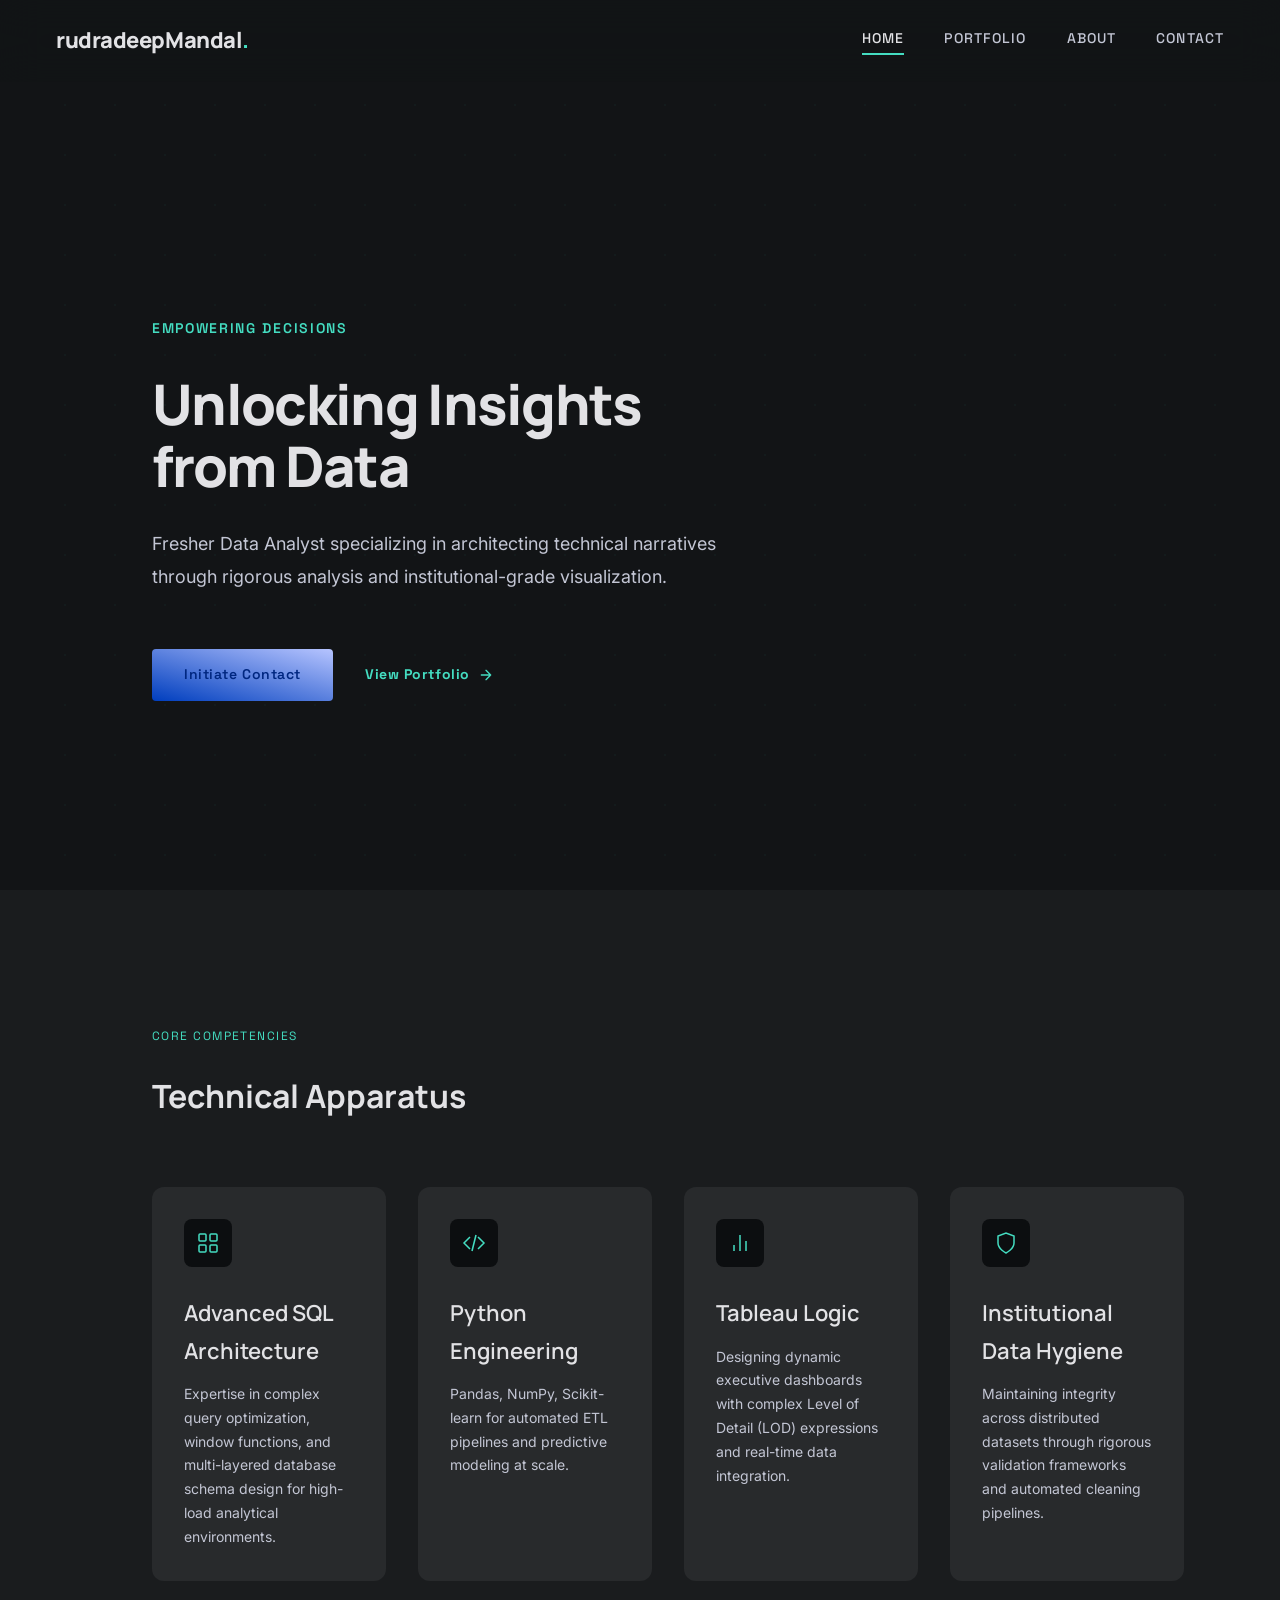
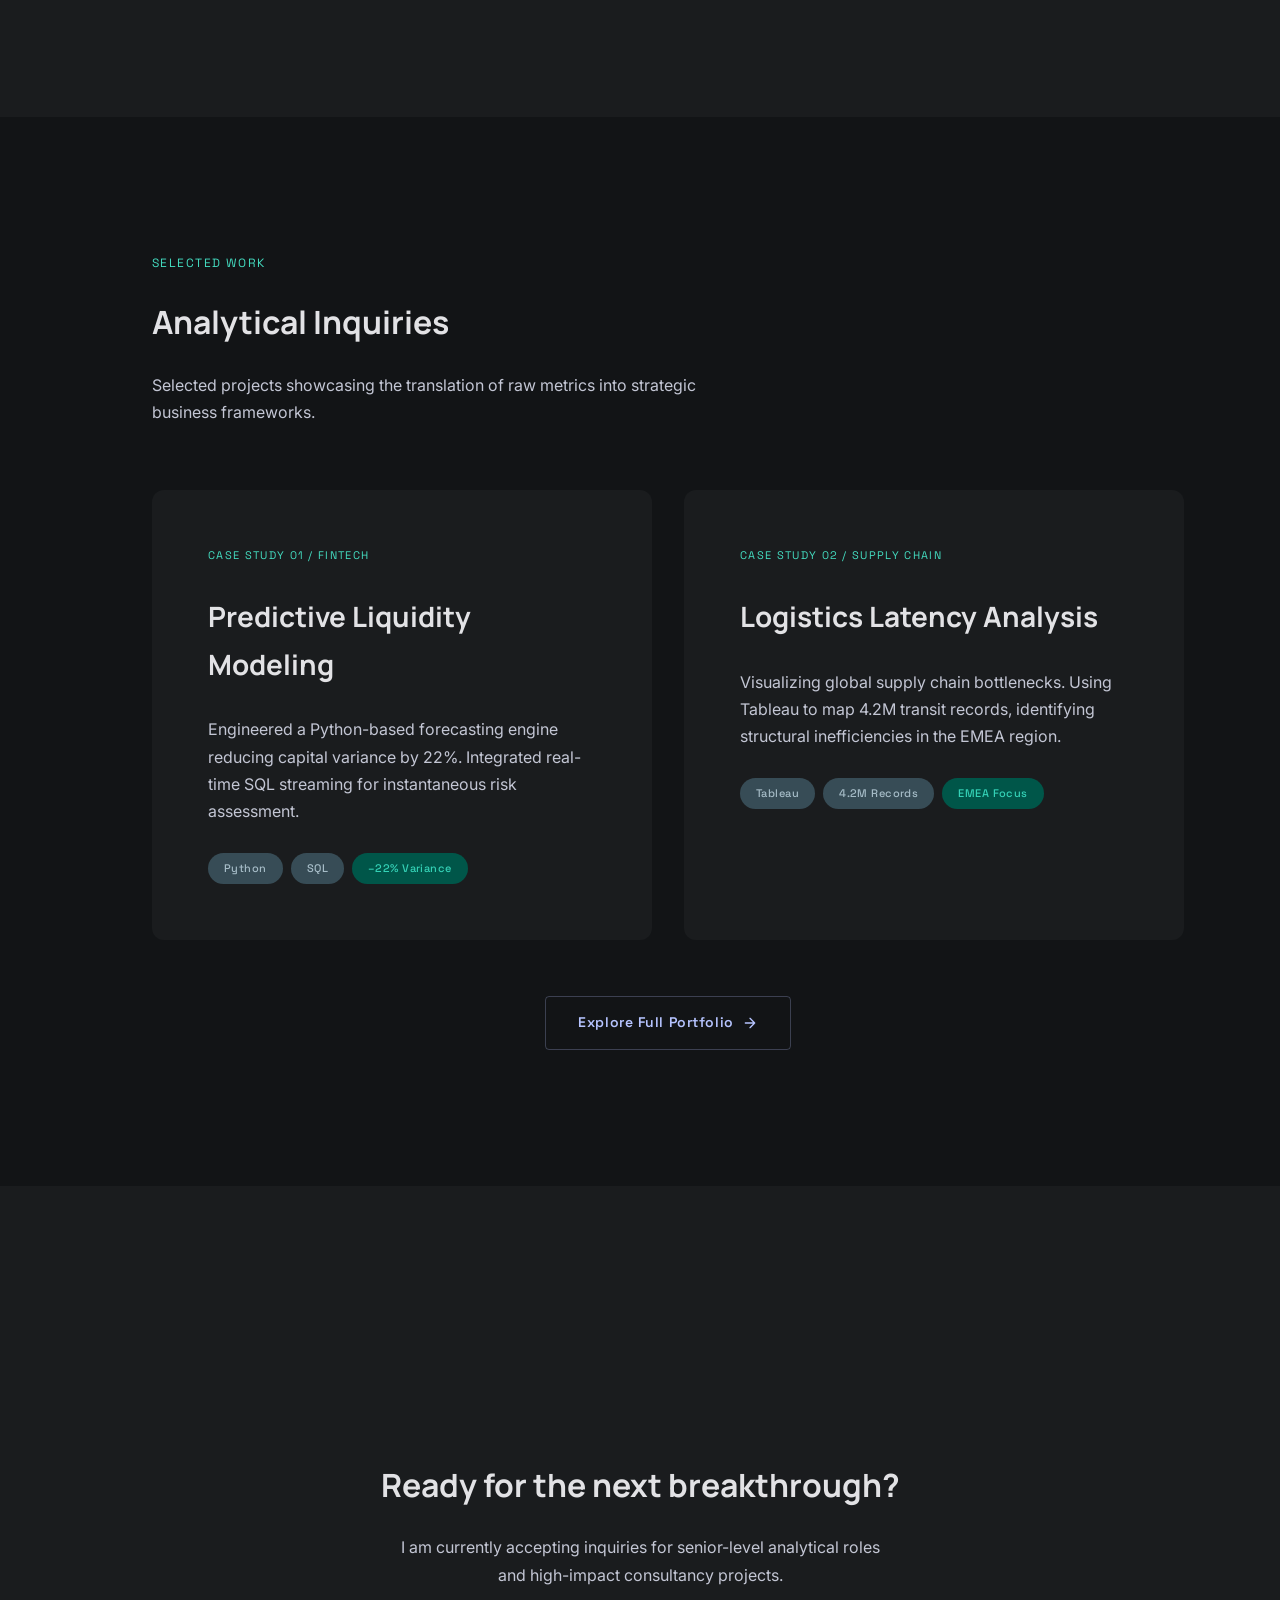
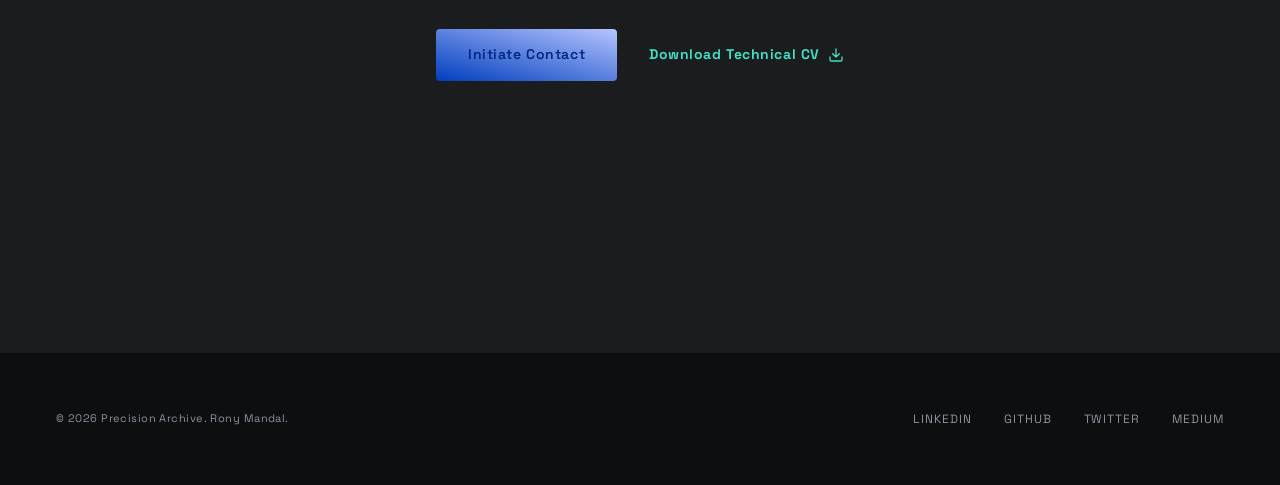
<file: index.html>
<!DOCTYPE html>
<html lang="en">
<head>
    <meta charset="UTF-8">
    <meta name="viewport" content="width=device-width, initial-scale=1.0">
    <title>Rudradeep Mandal | Data Analyst </title>
    <meta name="description" content="Fresher Data Analyst specializing in architecting technical narratives through rigorous analysis and institutional-grade visualization.">
    <link rel="stylesheet" href="styles.css">
    <link rel="icon" href="data:image/svg+xml,<svg xmlns='http://www.w3.org/2000/svg' viewBox='0 0 100 100'><text y='.9em' font-size='90'>◈</text></svg>">
</head>
<body>

    <!-- Navigation -->
    <nav class="nav" id="nav">
        <a href="index.html" class="nav__logo">rudradeepMandal<span>.</span></a>
        <div class="nav__links" id="navLinks">
            <a href="index.html" class="nav__link active">Home</a>
            <a href="portfolio.html" class="nav__link">Portfolio</a>
            <a href="about.html" class="nav__link">About</a>
            <a href="about.html#contact" class="nav__link">Contact</a>
        </div>
        <button class="nav__toggle" id="navToggle" aria-label="Toggle menu">
            <span></span>
            <span></span>
            <span></span>
        </button>
    </nav>

    <div class="page-wrapper">

        <!-- Hero Section -->
        <section class="hero section container">
            <canvas class="hero-canvas" id="heroCanvas"></canvas>
            <p class="hero__eyebrow">Empowering Decisions</p>
            <h1 class="hero__title display-lg">Unlocking Insights<br>from Data</h1>
            <p class="hero__subtitle">Fresher Data Analyst specializing in architecting technical narratives through rigorous analysis and institutional-grade visualization.</p>
            <div class="btn-group">
                <a href="about.html#contact" class="btn btn--primary">Initiate Contact</a>
                <a href="portfolio.html" class="btn btn--secondary">
                    View Portfolio
                    <svg width="16" height="16" viewBox="0 0 24 24" fill="none" stroke="currentColor" stroke-width="2" stroke-linecap="round" stroke-linejoin="round"><path d="M5 12h14M12 5l7 7-7 7"/></svg>
                </a>
            </div>
        </section>

        <!-- Technical Apparatus -->
        <section class="section section--surface-low">
            <div class="container">
                <div class="section-header reveal">
                    <p class="section-header__eyebrow">Core Competencies</p>
                    <h2 class="section-header__title">Technical Apparatus</h2>
                </div>
                <div class="grid grid--4">
                    <div class="card reveal reveal-delay-1">
                        <div class="card__icon">
                            <svg viewBox="0 0 24 24"><rect x="3" y="3" width="7" height="7" rx="1"/><rect x="14" y="3" width="7" height="7" rx="1"/><rect x="3" y="14" width="7" height="7" rx="1"/><rect x="14" y="14" width="7" height="7" rx="1"/></svg>
                        </div>
                        <h3 class="card__title">Advanced SQL Architecture</h3>
                        <p class="card__text">Expertise in complex query optimization, window functions, and multi-layered database schema design for high-load analytical environments.</p>
                    </div>
                    <div class="card reveal reveal-delay-2">
                        <div class="card__icon">
                            <svg viewBox="0 0 24 24"><polyline points="16 18 22 12 16 6"/><polyline points="8 6 2 12 8 18"/><line x1="14" y1="4" x2="10" y2="20"/></svg>
                        </div>
                        <h3 class="card__title">Python Engineering</h3>
                        <p class="card__text">Pandas, NumPy, Scikit-learn for automated ETL pipelines and predictive modeling at scale.</p>
                    </div>
                    <div class="card reveal reveal-delay-3">
                        <div class="card__icon">
                            <svg viewBox="0 0 24 24"><path d="M18 20V10M12 20V4M6 20v-6"/></svg>
                        </div>
                        <h3 class="card__title">Tableau Logic</h3>
                        <p class="card__text">Designing dynamic executive dashboards with complex Level of Detail (LOD) expressions and real-time data integration.</p>
                    </div>
                    <div class="card reveal reveal-delay-4">
                        <div class="card__icon">
                            <svg viewBox="0 0 24 24"><path d="M12 22s8-4 8-10V5l-8-3-8 3v7c0 6 8 10 8 10z"/></svg>
                        </div>
                        <h3 class="card__title">Institutional Data Hygiene</h3>
                        <p class="card__text">Maintaining integrity across distributed datasets through rigorous validation frameworks and automated cleaning pipelines.</p>
                    </div>
                </div>
            </div>
        </section>

        <!-- Analytical Inquiries — Case Studies -->
        <section class="section section--surface">
            <div class="container">
                <div class="section-header reveal">
                    <p class="section-header__eyebrow">Selected Work</p>
                    <h2 class="section-header__title">Analytical Inquiries</h2>
                    <p class="section-header__subtitle">Selected projects showcasing the translation of raw metrics into strategic business frameworks.</p>
                </div>
                <div class="grid grid--2">
                    <div class="case-study reveal reveal-delay-1">
                        <p class="case-study__label">Case Study 01 / Fintech</p>
                        <h3 class="case-study__title">Predictive Liquidity Modeling</h3>
                        <p class="case-study__text">Engineered a Python-based forecasting engine reducing capital variance by 22%. Integrated real-time SQL streaming for instantaneous risk assessment.</p>
                        <div class="chips">
                            <span class="chip">Python</span>
                            <span class="chip">SQL</span>
                            <span class="chip chip--tertiary">–22% Variance</span>
                        </div>
                    </div>
                    <div class="case-study reveal reveal-delay-2">
                        <p class="case-study__label">Case Study 02 / Supply Chain</p>
                        <h3 class="case-study__title">Logistics Latency Analysis</h3>
                        <p class="case-study__text">Visualizing global supply chain bottlenecks. Using Tableau to map 4.2M transit records, identifying structural inefficiencies in the EMEA region.</p>
                        <div class="chips">
                            <span class="chip">Tableau</span>
                            <span class="chip">4.2M Records</span>
                            <span class="chip chip--tertiary">EMEA Focus</span>
                        </div>
                    </div>
                </div>
                <div style="text-align: center; margin-top: var(--spacing-10);">
                    <a href="portfolio.html" class="btn btn--outline">
                        Explore Full Portfolio
                        <svg width="16" height="16" viewBox="0 0 24 24" fill="none" stroke="currentColor" stroke-width="2" stroke-linecap="round" stroke-linejoin="round"><path d="M5 12h14M12 5l7 7-7 7"/></svg>
                    </a>
                </div>
            </div>
        </section>

        <!-- CTA Section -->
        <section class="section section--surface-low">
            <div class="cta">
                <div class="container--centered reveal">
                    <h2 class="cta__title">Ready for the next breakthrough?</h2>
                    <p class="cta__text">I am currently accepting inquiries for senior-level analytical roles and high-impact consultancy projects.</p>
                    <div class="btn-group" style="opacity:1; animation:none;">
                        <a href="about.html#contact" class="btn btn--primary">Initiate Contact</a>
                        <a href="#" class="btn btn--secondary">
                            Download Technical CV
                            <svg width="16" height="16" viewBox="0 0 24 24" fill="none" stroke="currentColor" stroke-width="2" stroke-linecap="round" stroke-linejoin="round"><path d="M21 15v4a2 2 0 0 1-2 2H5a2 2 0 0 1-2-2v-4M7 10l5 5 5-5M12 15V3"/></svg>
                        </a>
                    </div>
                </div>
            </div>
        </section>

        <!-- Footer -->
        <footer class="footer">
            <div class="container--centered">
                <div class="footer__inner">
                    <p class="footer__copy">© 2026 Precision Archive. Rony Mandal.</p>
                    <div class="footer__socials">
                        <a href="#" class="footer__social-link">LinkedIn</a>
                        <a href="#" class="footer__social-link">GitHub</a>
                        <a href="#" class="footer__social-link">Twitter</a>
                        <a href="#" class="footer__social-link">Medium</a>
                    </div>
                </div>
            </div>
        </footer>

    </div>

    <script src="script.js"></script>
</body>
</html>
</file>
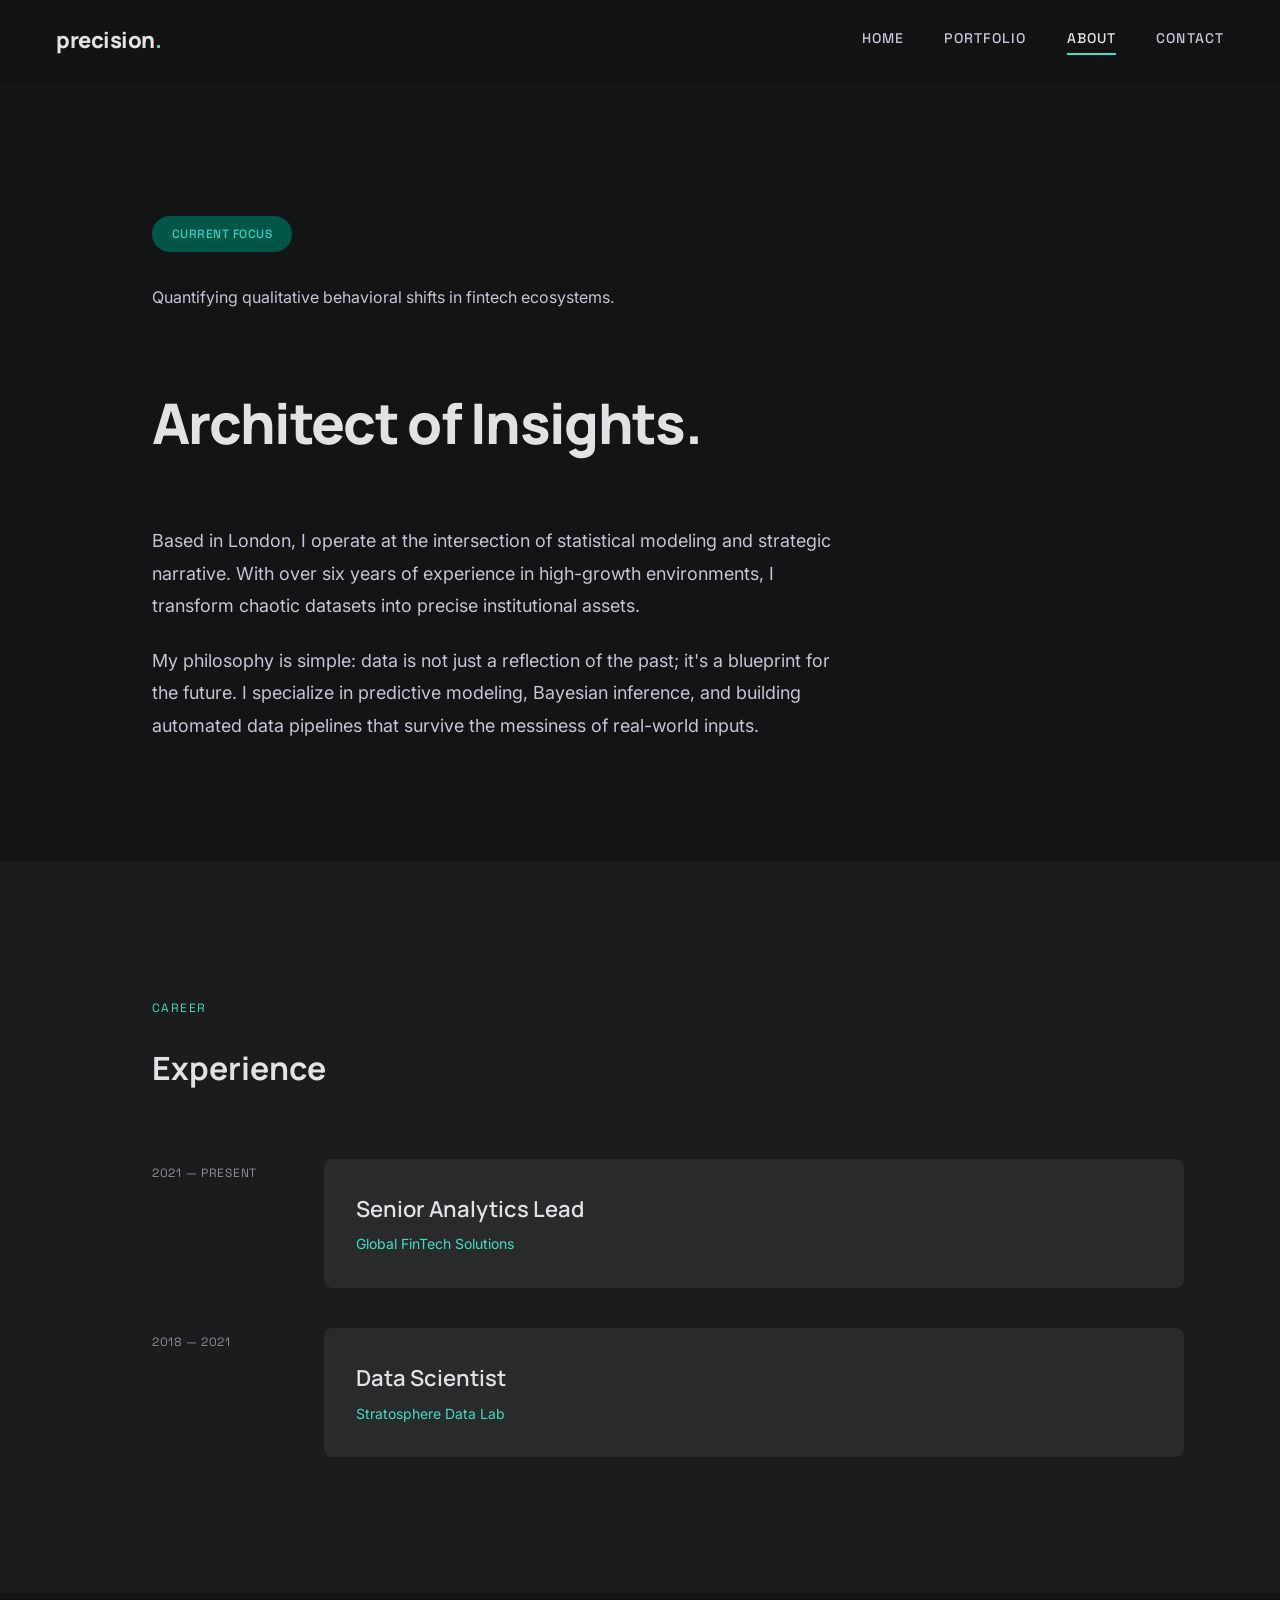
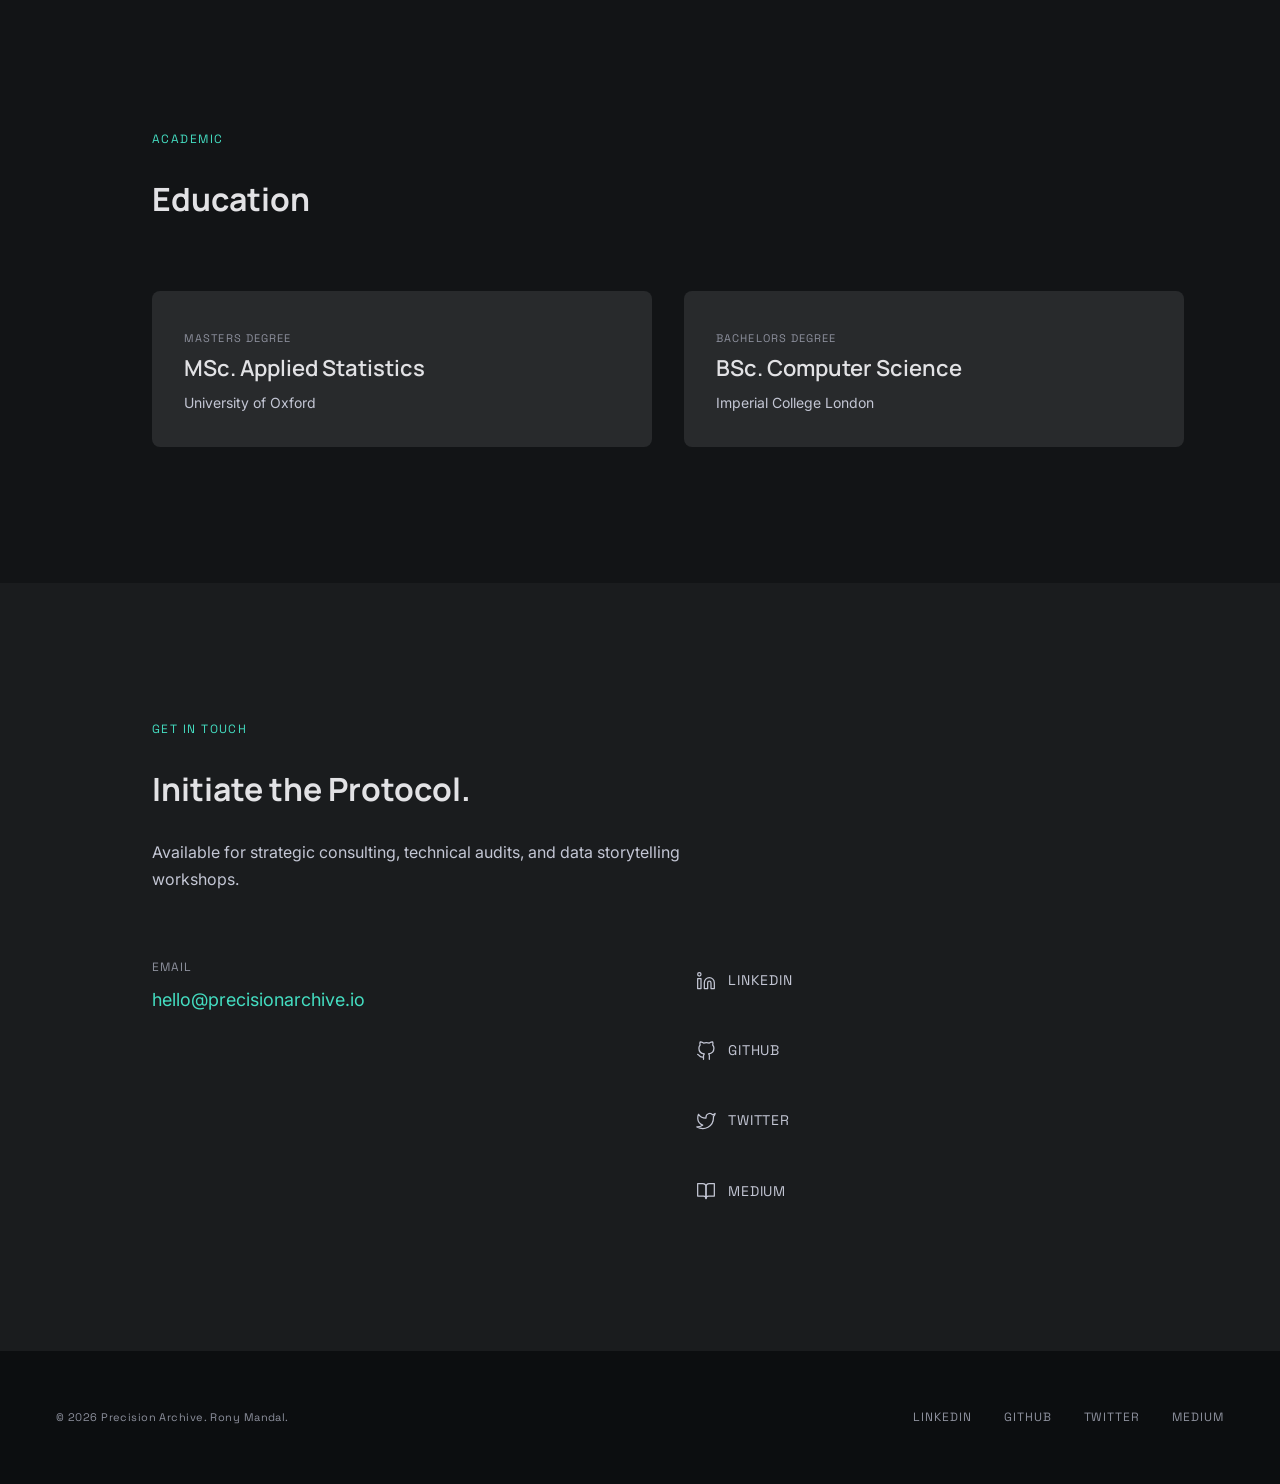
<file: about.html>
<!DOCTYPE html>
<html lang="en">
<head>
    <meta charset="UTF-8">
    <meta name="viewport" content="width=device-width, initial-scale=1.0">
    <title>About & Contact | Precision Archive</title>
    <meta name="description" content="Architect of Insights. Senior Data Analyst based in London, specializing in predictive modeling, Bayesian inference, and automated data pipelines.">
    <link rel="stylesheet" href="styles.css">
    <link rel="icon" href="data:image/svg+xml,<svg xmlns='http://www.w3.org/2000/svg' viewBox='0 0 100 100'><text y='.9em' font-size='90'>◈</text></svg>">
</head>
<body>

    <nav class="nav" id="nav">
        <a href="index.html" class="nav__logo">precision<span>.</span></a>
        <div class="nav__links" id="navLinks">
            <a href="index.html" class="nav__link">Home</a>
            <a href="portfolio.html" class="nav__link">Portfolio</a>
            <a href="about.html" class="nav__link active">About</a>
            <a href="about.html#contact" class="nav__link">Contact</a>
        </div>
        <button class="nav__toggle" id="navToggle" aria-label="Toggle menu">
            <span></span><span></span><span></span>
        </button>
    </nav>

    <div class="page-wrapper">

        <!-- Bio Hero -->
        <section class="hero section container" style="min-height:auto; padding-bottom:var(--spacing-12);">
            <div class="bio-section">
                <div>
                    <span class="bio-section__focus hero__eyebrow" style="display:inline-block; margin-bottom:var(--spacing-6);">
                        Current Focus
                    </span>
                    <p class="body-md" style="margin-bottom:var(--spacing-8); max-width:600px;">Quantifying qualitative behavioral shifts in fintech ecosystems.</p>
                </div>
                <h1 class="hero__title display-lg">Architect of Insights.</h1>
                <div class="bio-section__text hero__subtitle" style="max-width:700px;">
                    <p style="margin-bottom:var(--spacing-4);">Based in London, I operate at the intersection of statistical modeling and strategic narrative. With over six years of experience in high-growth environments, I transform chaotic datasets into precise institutional assets.</p>
                    <p>My philosophy is simple: data is not just a reflection of the past; it's a blueprint for the future. I specialize in predictive modeling, Bayesian inference, and building automated data pipelines that survive the messiness of real-world inputs.</p>
                </div>
            </div>
        </section>

        <!-- Experience -->
        <section class="section section--surface-low">
            <div class="container">
                <div class="section-header reveal">
                    <p class="section-header__eyebrow">Career</p>
                    <h2 class="section-header__title">Experience</h2>
                </div>
                <div class="timeline">
                    <div class="timeline__entry reveal reveal-delay-1">
                        <span class="timeline__period">2021 — Present</span>
                        <div class="timeline__content">
                            <h3 class="timeline__role">Senior Analytics Lead</h3>
                            <p class="timeline__org">Global FinTech Solutions</p>
                        </div>
                    </div>
                    <div class="timeline__entry reveal reveal-delay-2">
                        <span class="timeline__period">2018 — 2021</span>
                        <div class="timeline__content">
                            <h3 class="timeline__role">Data Scientist</h3>
                            <p class="timeline__org">Stratosphere Data Lab</p>
                        </div>
                    </div>
                </div>
            </div>
        </section>

        <!-- Education -->
        <section class="section section--surface">
            <div class="container">
                <div class="section-header reveal">
                    <p class="section-header__eyebrow">Academic</p>
                    <h2 class="section-header__title">Education</h2>
                </div>
                <div class="grid grid--2">
                    <div class="edu-card reveal reveal-delay-1">
                        <span class="edu-card__label">Masters Degree</span>
                        <h3 class="edu-card__degree">MSc. Applied Statistics</h3>
                        <p class="edu-card__school">University of Oxford</p>
                    </div>
                    <div class="edu-card reveal reveal-delay-2">
                        <span class="edu-card__label">Bachelors Degree</span>
                        <h3 class="edu-card__degree">BSc. Computer Science</h3>
                        <p class="edu-card__school">Imperial College London</p>
                    </div>
                </div>
            </div>
        </section>

        <!-- Contact -->
        <section class="section section--surface-low" id="contact">
            <div class="container">
                <div class="section-header reveal">
                    <p class="section-header__eyebrow">Get in Touch</p>
                    <h2 class="section-header__title">Initiate the Protocol.</h2>
                    <p class="section-header__subtitle">Available for strategic consulting, technical audits, and data storytelling workshops.</p>
                </div>
                <div class="contact-block reveal">
                    <div class="contact-info">
                        <div class="contact-info__item">
                            <span class="contact-info__label">Email</span>
                            <span class="contact-info__value"><a href="mailto:hello@precisionarchive.io">hello@precisionarchive.io</a></span>
                        </div>
                    </div>
                    <div class="contact-socials">
                        <a href="#" class="contact-social-link">
                            <svg viewBox="0 0 24 24" fill="none" stroke="currentColor" stroke-width="1.5" stroke-linecap="round" stroke-linejoin="round"><path d="M16 8a6 6 0 0 1 6 6v7h-4v-7a2 2 0 0 0-4 0v7h-4v-7a6 6 0 0 1 6-6z"/><rect x="2" y="9" width="4" height="12"/><circle cx="4" cy="4" r="2"/></svg>
                            LinkedIn
                        </a>
                        <a href="#" class="contact-social-link">
                            <svg viewBox="0 0 24 24" fill="none" stroke="currentColor" stroke-width="1.5" stroke-linecap="round" stroke-linejoin="round"><path d="M9 19c-5 1.5-5-2.5-7-3m14 6v-3.87a3.37 3.37 0 0 0-.94-2.61c3.14-.35 6.44-1.54 6.44-7A5.44 5.44 0 0 0 20 4.77 5.07 5.07 0 0 0 19.91 1S18.73.65 16 2.48a13.38 13.38 0 0 0-7 0C6.27.65 5.09 1 5.09 1A5.07 5.07 0 0 0 5 4.77a5.44 5.44 0 0 0-1.5 3.78c0 5.42 3.3 6.61 6.44 7A3.37 3.37 0 0 0 9 18.13V22"/></svg>
                            GitHub
                        </a>
                        <a href="#" class="contact-social-link">
                            <svg viewBox="0 0 24 24" fill="none" stroke="currentColor" stroke-width="1.5" stroke-linecap="round" stroke-linejoin="round"><path d="M23 3a10.9 10.9 0 0 1-3.14 1.53 4.48 4.48 0 0 0-7.86 3v1A10.66 10.66 0 0 1 3 4s-4 9 5 13a11.64 11.64 0 0 1-7 2c9 5 20 0 20-11.5a4.5 4.5 0 0 0-.08-.83A7.72 7.72 0 0 0 23 3z"/></svg>
                            Twitter
                        </a>
                        <a href="#" class="contact-social-link">
                            <svg viewBox="0 0 24 24" fill="none" stroke="currentColor" stroke-width="1.5" stroke-linecap="round" stroke-linejoin="round"><path d="M2 3h6a4 4 0 0 1 4 4v14a3 3 0 0 0-3-3H2z"/><path d="M22 3h-6a4 4 0 0 0-4 4v14a3 3 0 0 1 3-3h7z"/></svg>
                            Medium
                        </a>
                    </div>
                </div>
            </div>
        </section>

        <footer class="footer">
            <div class="container--centered">
                <div class="footer__inner">
                    <p class="footer__copy">© 2026 Precision Archive. Rony Mandal.</p>
                    <div class="footer__socials">
                        <a href="#" class="footer__social-link">LinkedIn</a>
                        <a href="#" class="footer__social-link">GitHub</a>
                        <a href="#" class="footer__social-link">Twitter</a>
                        <a href="#" class="footer__social-link">Medium</a>
                    </div>
                </div>
            </div>
        </footer>
    </div>

    <script src="script.js"></script>
</body>
</html>
</file>
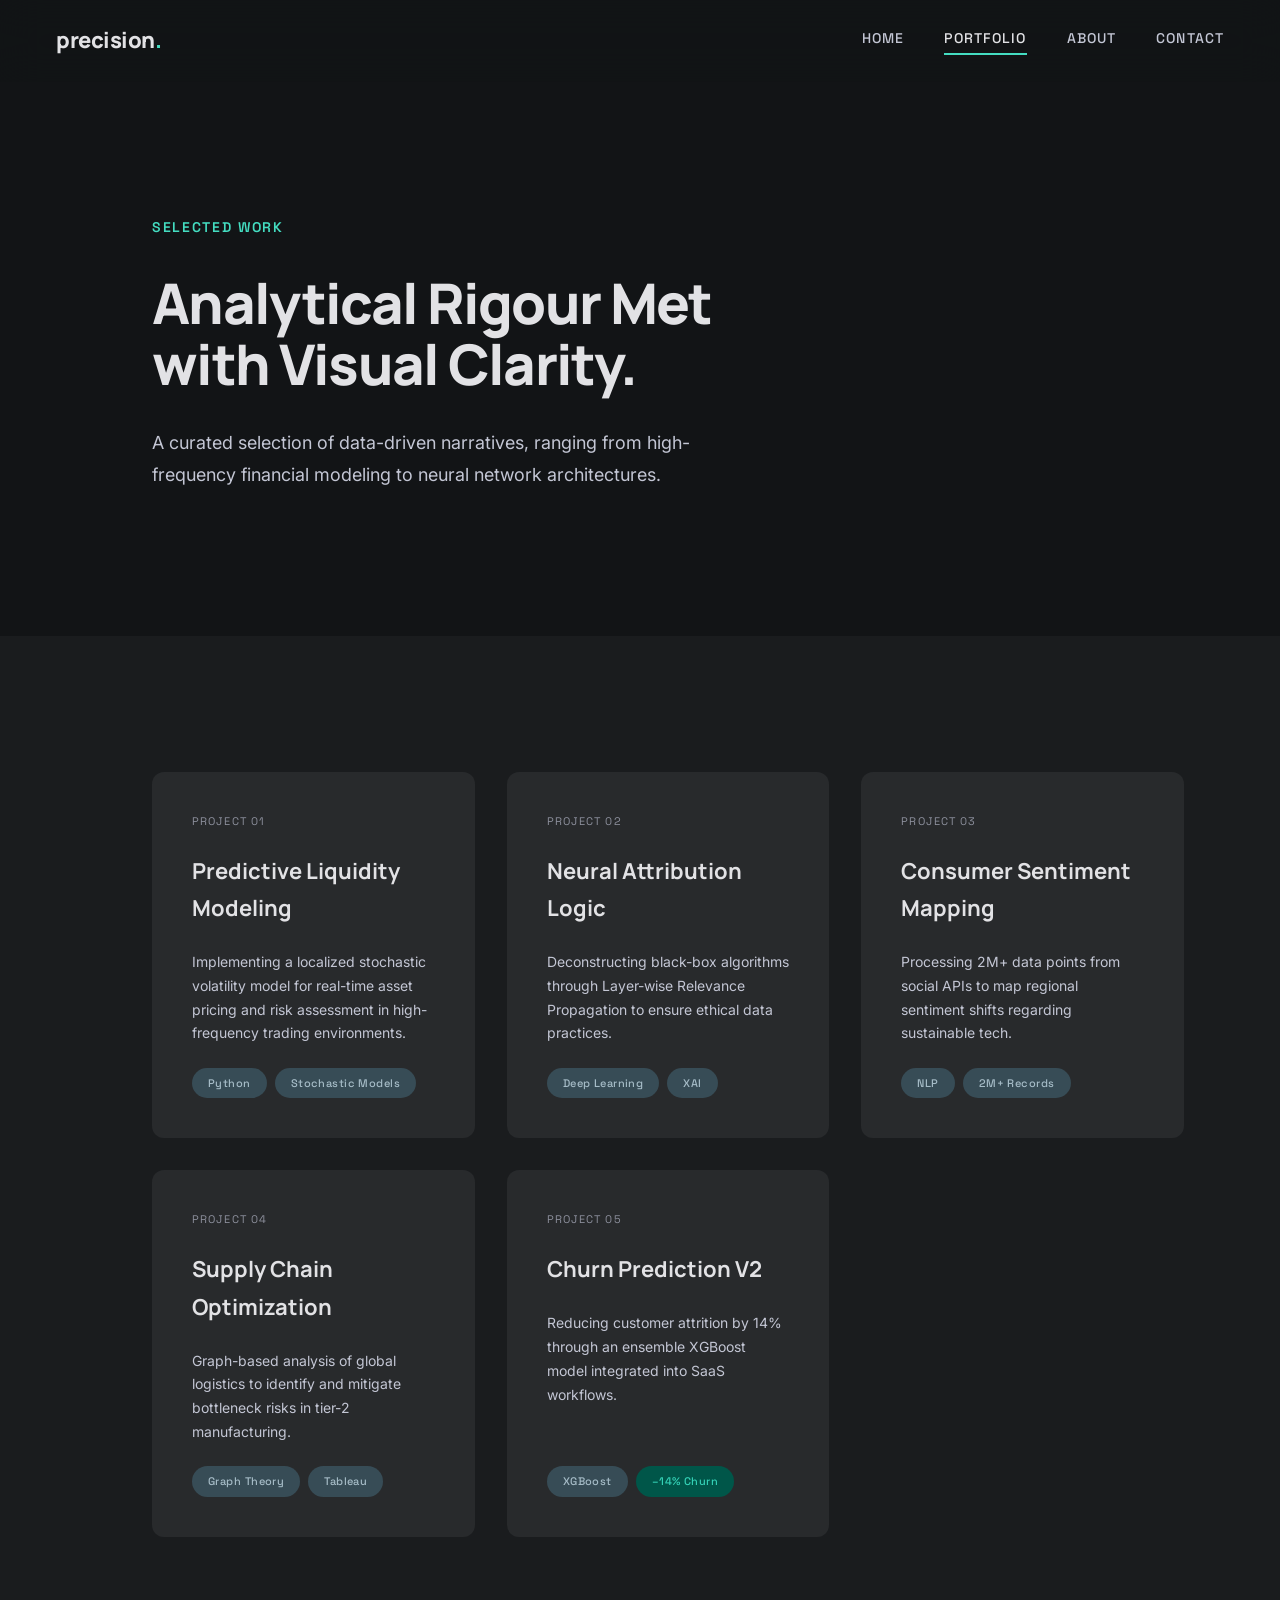
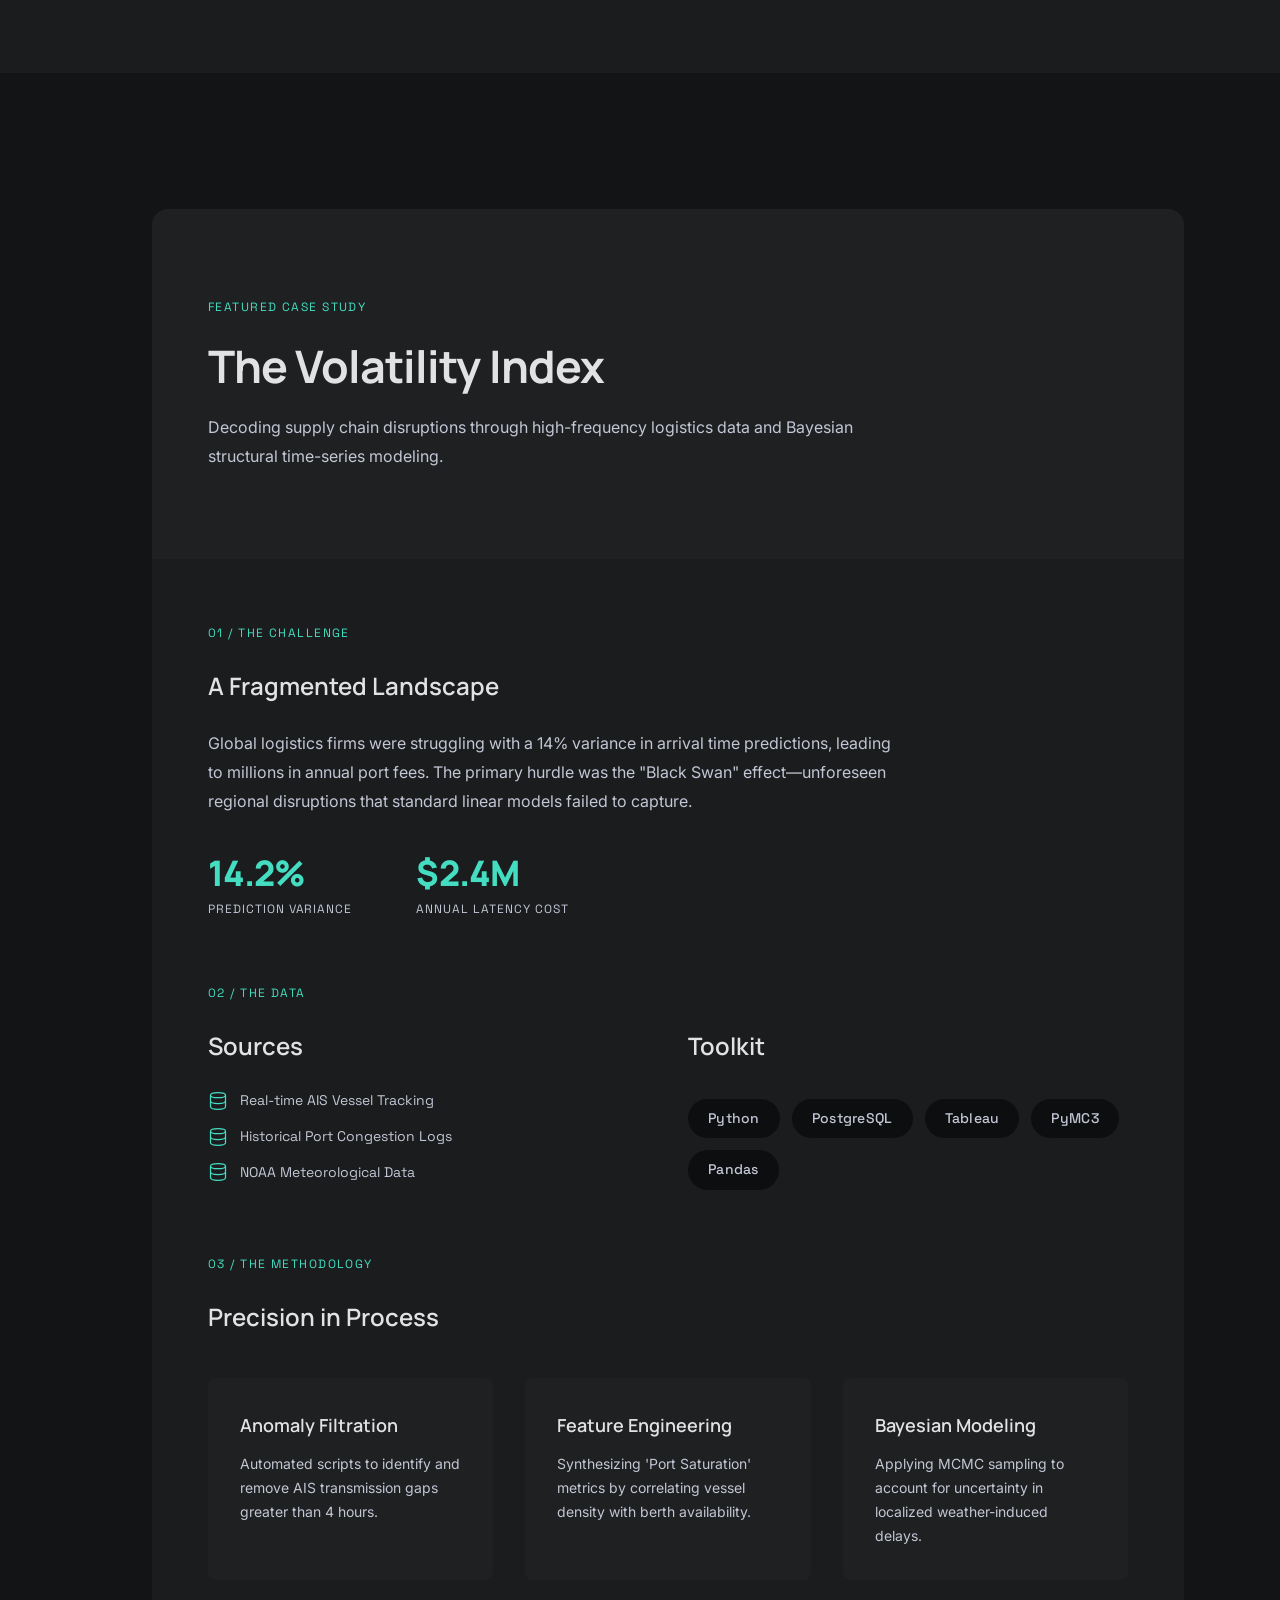
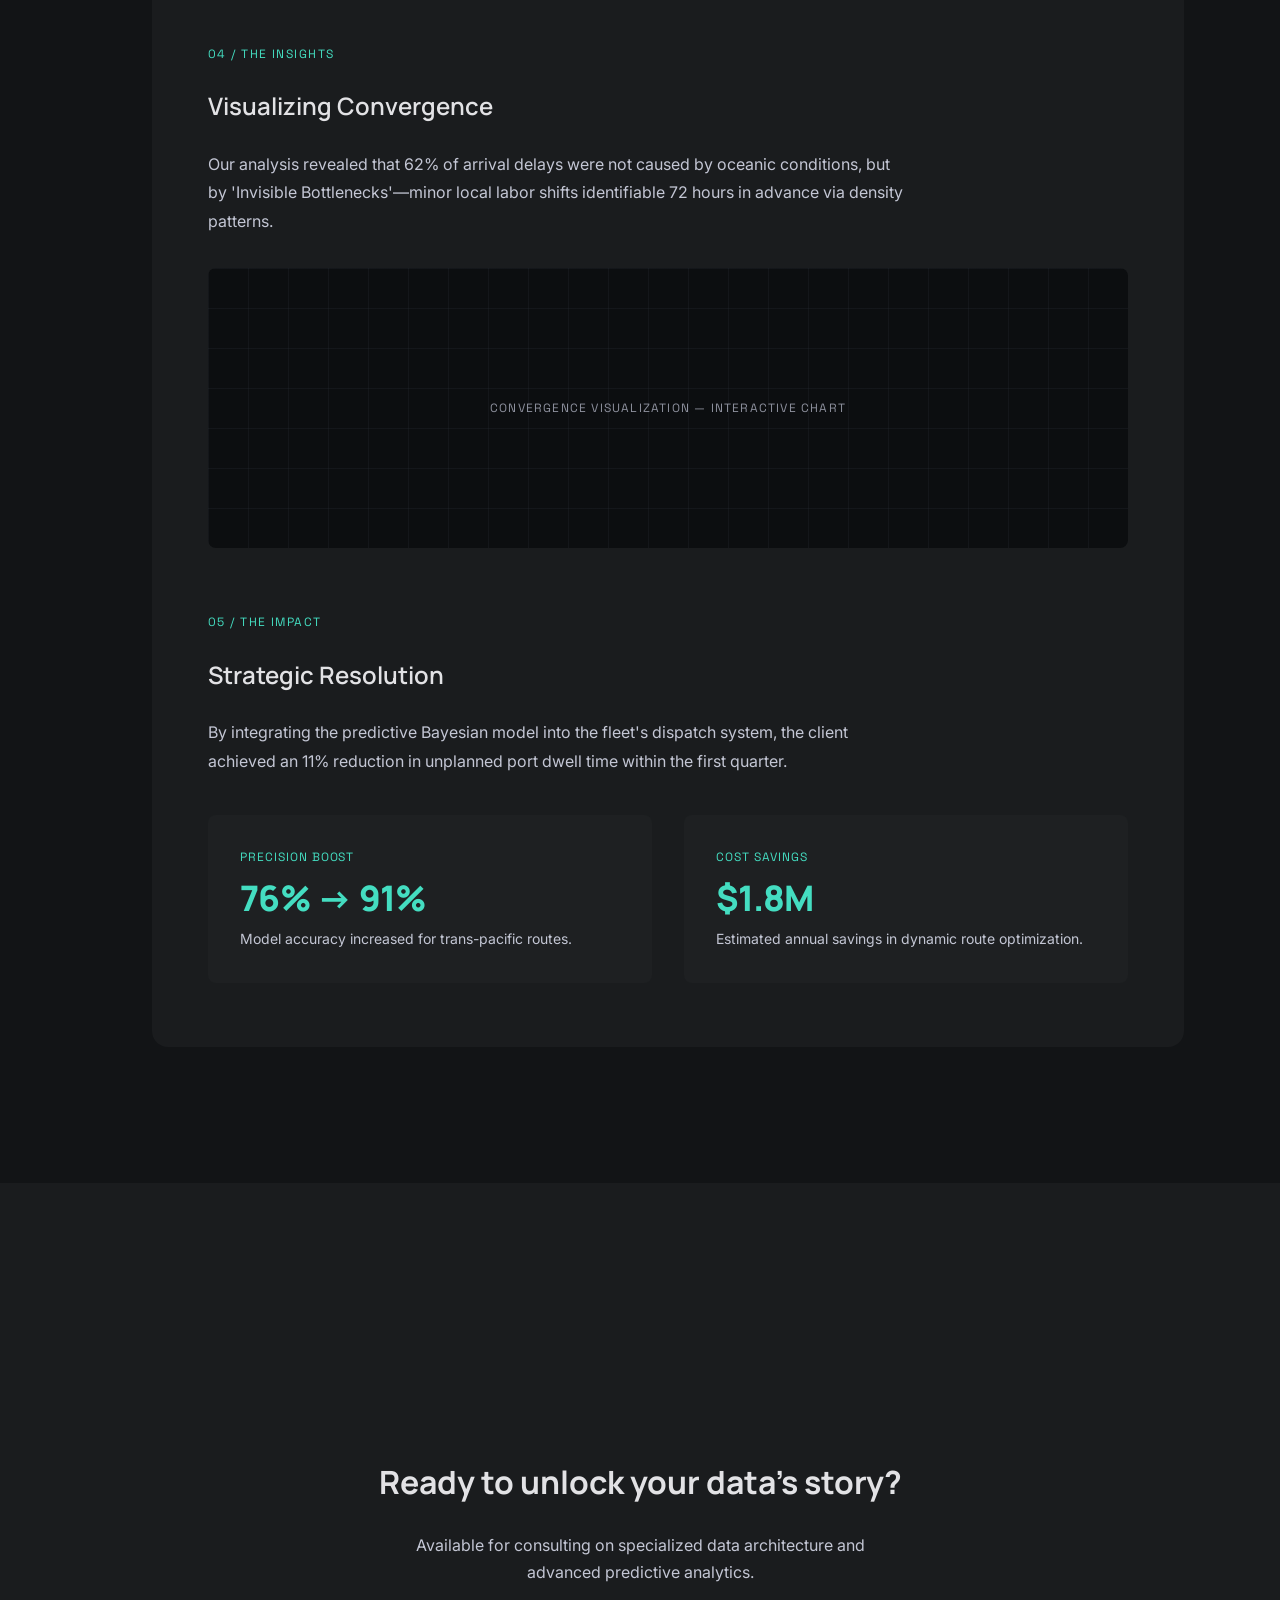
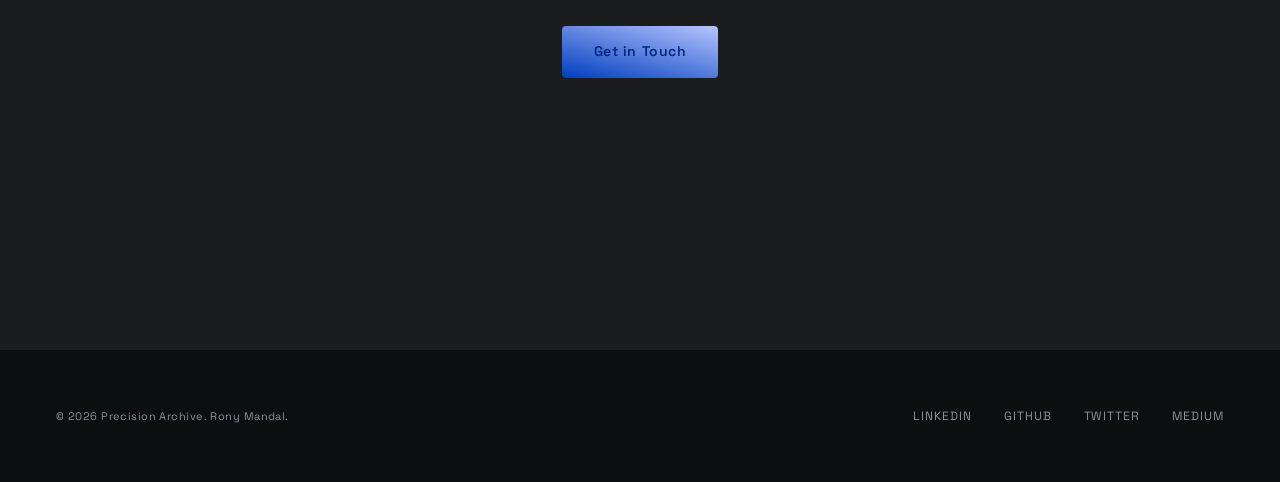
<file: portfolio.html>
<!DOCTYPE html>
<html lang="en">
<head>
    <meta charset="UTF-8">
    <meta name="viewport" content="width=device-width, initial-scale=1.0">
    <title>Portfolio | Precision Archive</title>
    <meta name="description" content="A curated selection of data-driven narratives, from high-frequency financial modeling to neural network architectures.">
    <link rel="stylesheet" href="styles.css">
    <link rel="icon" href="data:image/svg+xml,<svg xmlns='http://www.w3.org/2000/svg' viewBox='0 0 100 100'><text y='.9em' font-size='90'>◈</text></svg>">
</head>
<body>

    <nav class="nav" id="nav">
        <a href="index.html" class="nav__logo">precision<span>.</span></a>
        <div class="nav__links" id="navLinks">
            <a href="index.html" class="nav__link">Home</a>
            <a href="portfolio.html" class="nav__link active">Portfolio</a>
            <a href="about.html" class="nav__link">About</a>
            <a href="about.html#contact" class="nav__link">Contact</a>
        </div>
        <button class="nav__toggle" id="navToggle" aria-label="Toggle menu">
            <span></span><span></span><span></span>
        </button>
    </nav>

    <div class="page-wrapper">

        <!-- Hero -->
        <section class="hero section container" style="min-height:60vh;">
            <p class="hero__eyebrow">Selected Work</p>
            <h1 class="hero__title display-lg">Analytical Rigour Met<br>with Visual Clarity.</h1>
            <p class="hero__subtitle">A curated selection of data-driven narratives, ranging from high-frequency financial modeling to neural network architectures.</p>
        </section>

        <!-- Project Gallery -->
        <section class="section section--surface-low">
            <div class="container">
                <div class="grid grid--3">
                    <div class="project-card reveal reveal-delay-1">
                        <span class="project-card__number">PROJECT 01</span>
                        <h3 class="project-card__title">Predictive Liquidity Modeling</h3>
                        <p class="project-card__text">Implementing a localized stochastic volatility model for real-time asset pricing and risk assessment in high-frequency trading environments.</p>
                        <div class="chips"><span class="chip">Python</span><span class="chip">Stochastic Models</span></div>
                    </div>
                    <div class="project-card reveal reveal-delay-2">
                        <span class="project-card__number">PROJECT 02</span>
                        <h3 class="project-card__title">Neural Attribution Logic</h3>
                        <p class="project-card__text">Deconstructing black-box algorithms through Layer-wise Relevance Propagation to ensure ethical data practices.</p>
                        <div class="chips"><span class="chip">Deep Learning</span><span class="chip">XAI</span></div>
                    </div>
                    <div class="project-card reveal reveal-delay-3">
                        <span class="project-card__number">PROJECT 03</span>
                        <h3 class="project-card__title">Consumer Sentiment Mapping</h3>
                        <p class="project-card__text">Processing 2M+ data points from social APIs to map regional sentiment shifts regarding sustainable tech.</p>
                        <div class="chips"><span class="chip">NLP</span><span class="chip">2M+ Records</span></div>
                    </div>
                    <div class="project-card reveal reveal-delay-1">
                        <span class="project-card__number">PROJECT 04</span>
                        <h3 class="project-card__title">Supply Chain Optimization</h3>
                        <p class="project-card__text">Graph-based analysis of global logistics to identify and mitigate bottleneck risks in tier-2 manufacturing.</p>
                        <div class="chips"><span class="chip">Graph Theory</span><span class="chip">Tableau</span></div>
                    </div>
                    <div class="project-card reveal reveal-delay-2">
                        <span class="project-card__number">PROJECT 05</span>
                        <h3 class="project-card__title">Churn Prediction V2</h3>
                        <p class="project-card__text">Reducing customer attrition by 14% through an ensemble XGBoost model integrated into SaaS workflows.</p>
                        <div class="chips"><span class="chip">XGBoost</span><span class="chip chip--tertiary">–14% Churn</span></div>
                    </div>
                </div>
            </div>
        </section>

        <!-- Deep-Dive Case Study -->
        <section class="section section--surface">
            <div class="container">
                <div class="deep-dive reveal">
                    <div class="deep-dive__header">
                        <p class="deep-dive__step">Featured Case Study</p>
                        <h2 class="display-md">The Volatility Index</h2>
                        <p class="deep-dive__text" style="margin-top:var(--spacing-4);">Decoding supply chain disruptions through high-frequency logistics data and Bayesian structural time-series modeling.</p>
                    </div>

                    <!-- 01 Challenge -->
                    <div class="deep-dive__section reveal">
                        <p class="deep-dive__step">01 / The Challenge</p>
                        <h3 class="deep-dive__subtitle">A Fragmented Landscape</h3>
                        <p class="deep-dive__text">Global logistics firms were struggling with a 14% variance in arrival time predictions, leading to millions in annual port fees. The primary hurdle was the "Black Swan" effect—unforeseen regional disruptions that standard linear models failed to capture.</p>
                        <div class="stats-row" style="margin-top:var(--spacing-8);">
                            <div class="stat">
                                <p class="stat__value">14.2%</p>
                                <p class="stat__label">Prediction Variance</p>
                            </div>
                            <div class="stat">
                                <p class="stat__value">$2.4M</p>
                                <p class="stat__label">Annual Latency Cost</p>
                            </div>
                        </div>
                    </div>

                    <!-- 02 Data -->
                    <div class="deep-dive__section reveal">
                        <p class="deep-dive__step">02 / The Data</p>
                        <div style="display:grid; grid-template-columns:1fr 1fr; gap:var(--spacing-8); margin-top:var(--spacing-4);">
                            <div>
                                <h4 class="deep-dive__subtitle">Sources</h4>
                                <div class="deep-dive__sources">
                                    <div class="deep-dive__source">
                                        <svg class="deep-dive__source-icon" viewBox="0 0 24 24" fill="none" stroke="currentColor" stroke-width="1.5"><ellipse cx="12" cy="5" rx="9" ry="3"/><path d="M21 12c0 1.66-4.03 3-9 3s-9-1.34-9-3"/><path d="M3 5v14c0 1.66 4.03 3 9 3s9-1.34 9-3V5"/></svg>
                                        Real-time AIS Vessel Tracking
                                    </div>
                                    <div class="deep-dive__source">
                                        <svg class="deep-dive__source-icon" viewBox="0 0 24 24" fill="none" stroke="currentColor" stroke-width="1.5"><ellipse cx="12" cy="5" rx="9" ry="3"/><path d="M21 12c0 1.66-4.03 3-9 3s-9-1.34-9-3"/><path d="M3 5v14c0 1.66 4.03 3 9 3s9-1.34 9-3V5"/></svg>
                                        Historical Port Congestion Logs
                                    </div>
                                    <div class="deep-dive__source">
                                        <svg class="deep-dive__source-icon" viewBox="0 0 24 24" fill="none" stroke="currentColor" stroke-width="1.5"><ellipse cx="12" cy="5" rx="9" ry="3"/><path d="M21 12c0 1.66-4.03 3-9 3s-9-1.34-9-3"/><path d="M3 5v14c0 1.66 4.03 3 9 3s9-1.34 9-3V5"/></svg>
                                        NOAA Meteorological Data
                                    </div>
                                </div>
                            </div>
                            <div>
                                <h4 class="deep-dive__subtitle">Toolkit</h4>
                                <div class="toolkit-row">
                                    <span class="toolkit-chip">Python</span>
                                    <span class="toolkit-chip">PostgreSQL</span>
                                    <span class="toolkit-chip">Tableau</span>
                                    <span class="toolkit-chip">PyMC3</span>
                                    <span class="toolkit-chip">Pandas</span>
                                </div>
                            </div>
                        </div>
                    </div>

                    <!-- 03 Methodology -->
                    <div class="deep-dive__section reveal">
                        <p class="deep-dive__step">03 / The Methodology</p>
                        <h3 class="deep-dive__subtitle">Precision in Process</h3>
                        <div class="deep-dive__grid">
                            <div class="deep-dive__item">
                                <h4 class="deep-dive__item-title">Anomaly Filtration</h4>
                                <p class="deep-dive__item-text">Automated scripts to identify and remove AIS transmission gaps greater than 4 hours.</p>
                            </div>
                            <div class="deep-dive__item">
                                <h4 class="deep-dive__item-title">Feature Engineering</h4>
                                <p class="deep-dive__item-text">Synthesizing 'Port Saturation' metrics by correlating vessel density with berth availability.</p>
                            </div>
                            <div class="deep-dive__item">
                                <h4 class="deep-dive__item-title">Bayesian Modeling</h4>
                                <p class="deep-dive__item-text">Applying MCMC sampling to account for uncertainty in localized weather-induced delays.</p>
                            </div>
                        </div>
                    </div>

                    <!-- 04 Insights -->
                    <div class="deep-dive__section reveal">
                        <p class="deep-dive__step">04 / The Insights</p>
                        <h3 class="deep-dive__subtitle">Visualizing Convergence</h3>
                        <p class="deep-dive__text">Our analysis revealed that 62% of arrival delays were not caused by oceanic conditions, but by 'Invisible Bottlenecks'—minor local labor shifts identifiable 72 hours in advance via density patterns.</p>
                        <div class="viz-placeholder">
                            <div class="viz-placeholder__grid"></div>
                            <span class="viz-placeholder__label">Convergence Visualization — Interactive Chart</span>
                        </div>
                    </div>

                    <!-- 05 Impact -->
                    <div class="deep-dive__section reveal">
                        <p class="deep-dive__step">05 / The Impact</p>
                        <h3 class="deep-dive__subtitle">Strategic Resolution</h3>
                        <p class="deep-dive__text">By integrating the predictive Bayesian model into the fleet's dispatch system, the client achieved an 11% reduction in unplanned port dwell time within the first quarter.</p>
                        <div style="display:grid; grid-template-columns:1fr 1fr; gap:var(--spacing-6); margin-top:var(--spacing-8);">
                            <div class="impact-card">
                                <p class="impact-card__label">Precision Boost</p>
                                <p class="stat__value" style="margin-bottom:var(--spacing-3);">76% → 91%</p>
                                <p class="impact-card__text">Model accuracy increased for trans-pacific routes.</p>
                            </div>
                            <div class="impact-card">
                                <p class="impact-card__label">Cost Savings</p>
                                <p class="stat__value" style="margin-bottom:var(--spacing-3);">$1.8M</p>
                                <p class="impact-card__text">Estimated annual savings in dynamic route optimization.</p>
                            </div>
                        </div>
                    </div>
                </div>
            </div>
        </section>

        <!-- CTA -->
        <section class="section section--surface-low">
            <div class="cta">
                <div class="container--centered reveal">
                    <h2 class="cta__title">Ready to unlock your data's story?</h2>
                    <p class="cta__text">Available for consulting on specialized data architecture and advanced predictive analytics.</p>
                    <div class="btn-group" style="opacity:1;animation:none;">
                        <a href="about.html#contact" class="btn btn--primary">Get in Touch</a>
                    </div>
                </div>
            </div>
        </section>

        <footer class="footer">
            <div class="container--centered">
                <div class="footer__inner">
                    <p class="footer__copy">© 2026 Precision Archive. Rony Mandal.</p>
                    <div class="footer__socials">
                        <a href="#" class="footer__social-link">LinkedIn</a>
                        <a href="#" class="footer__social-link">GitHub</a>
                        <a href="#" class="footer__social-link">Twitter</a>
                        <a href="#" class="footer__social-link">Medium</a>
                    </div>
                </div>
            </div>
        </footer>
    </div>

    <script src="script.js"></script>
</body>
</html>
</file>
<file: styles.css>
/* ============================================================
   SYNTHETICA SLATE — Design System
   The Precision Archive | Data Analyst Portfolio
   ============================================================ */

/* --- Google Fonts --- */
@import url('https://fonts.googleapis.com/css2?family=Inter:wght@300;400;500;600;700&family=Manrope:wght@300;400;500;600;700;800&family=Space+Grotesk:wght@400;500;600;700&display=swap');

/* ============================================================
   DESIGN TOKENS (CSS Custom Properties)
   ============================================================ */
:root {
  /* --- Color Palette --- */
  --background: #121416;
  --surface: #121416;
  --surface-dim: #121416;
  --surface-bright: #38393c;
  --surface-container-lowest: #0c0e10;
  --surface-container-low: #1a1c1e;
  --surface-container: #1e2022;
  --surface-container-high: #282a2c;
  --surface-container-highest: #333537;
  --surface-variant: #333537;
  --surface-tint: #b6c4ff;

  --primary: #b6c4ff;
  --primary-container: #003ebe;
  --on-primary: #002780;
  --on-primary-container: #a8b9ff;

  --secondary: #b4cad6;
  --secondary-container: #374c56;
  --on-secondary: #1e333c;
  --on-secondary-container: #a6bcc7;

  --tertiary: #44ddc1;
  --tertiary-container: #005649;
  --on-tertiary: #00382f;
  --on-tertiary-container: #34d2b7;

  --on-background: #e2e2e5;
  --on-surface: #e2e2e5;
  --on-surface-variant: #c3c6d4;

  --outline: #8d909d;
  --outline-variant: #434652;

  --error: #ffb4ab;
  --error-container: #93000a;

  --inverse-surface: #e2e2e5;
  --inverse-on-surface: #2f3133;
  --inverse-primary: #004ee8;

  /* --- Typography --- */
  --font-headline: 'Manrope', sans-serif;
  --font-body: 'Inter', sans-serif;
  --font-label: 'Space Grotesk', monospace;

  /* --- Type Scale --- */
  --display-lg: 3.5rem;
  --display-md: 2.8rem;
  --display-sm: 2.2rem;
  --headline-lg: 2rem;
  --headline-md: 1.75rem;
  --headline-sm: 1.5rem;
  --title-lg: 1.375rem;
  --title-md: 1.125rem;
  --body-lg: 1.125rem;
  --body-md: 1rem;
  --body-sm: 0.875rem;
  --label-lg: 0.875rem;
  --label-md: 0.75rem;
  --label-sm: 0.6875rem;

  /* --- Spacing --- */
  --spacing-1: 0.25rem;
  --spacing-2: 0.5rem;
  --spacing-3: 0.75rem;
  --spacing-4: 1.4rem;
  --spacing-5: 1.75rem;
  --spacing-6: 2rem;
  --spacing-8: 2.5rem;
  --spacing-10: 3.5rem;
  --spacing-12: 4rem;
  --spacing-16: 5.5rem;
  --spacing-20: 7rem;
  --spacing-24: 8.5rem;

  /* --- Roundness --- */
  --round-sm: 0.25rem;
  --round-md: 0.5rem;
  --round-lg: 0.75rem;
  --round-xl: 1rem;
  --round-full: 9999px;

  /* --- Shadows --- */
  --shadow-ambient: 0px 24px 48px rgba(0, 0, 0, 0.15);
  --shadow-card: 0px 8px 24px rgba(0, 0, 0, 0.12);
  --shadow-hover: 0px 24px 48px rgba(0, 0, 0, 0.25);

  /* --- Transitions --- */
  --ease-out: cubic-bezier(0.16, 1, 0.3, 1);
  --duration-normal: 0.35s;
  --duration-fast: 0.2s;
  --duration-slow: 0.5s;
}

/* ============================================================
   RESET & BASE
   ============================================================ */
*, *::before, *::after {
  margin: 0;
  padding: 0;
  box-sizing: border-box;
}

html {
  scroll-behavior: smooth;
  font-size: 16px;
  -webkit-font-smoothing: antialiased;
  -moz-osx-font-smoothing: grayscale;
}

body {
  font-family: var(--font-body);
  background-color: var(--background);
  color: var(--on-surface);
  line-height: 1.7;
  overflow-x: hidden;
}

a {
  color: inherit;
  text-decoration: none;
  transition: color var(--duration-fast) var(--ease-out);
}

img {
  max-width: 100%;
  display: block;
}

ul, ol {
  list-style: none;
}

::selection {
  background: var(--primary-container);
  color: var(--primary);
}

/* ============================================================
   NAVIGATION — Glassmorphism
   ============================================================ */
.nav {
  position: fixed;
  top: 0;
  left: 0;
  right: 0;
  z-index: 1000;
  padding: var(--spacing-4) var(--spacing-10);
  display: flex;
  align-items: center;
  justify-content: space-between;
  background: rgba(18, 20, 22, 0.7);
  backdrop-filter: blur(20px);
  -webkit-backdrop-filter: blur(20px);
  transition: background var(--duration-normal) var(--ease-out),
              padding var(--duration-normal) var(--ease-out);
}

.nav.scrolled {
  padding: var(--spacing-3) var(--spacing-10);
  background: rgba(18, 20, 22, 0.92);
}

.nav__logo {
  font-family: var(--font-headline);
  font-weight: 800;
  font-size: var(--title-lg);
  color: var(--on-surface);
  letter-spacing: -0.02em;
}

.nav__logo span {
  color: var(--tertiary);
}

.nav__links {
  display: flex;
  align-items: center;
  gap: var(--spacing-8);
}

.nav__link {
  font-family: var(--font-label);
  font-size: var(--label-lg);
  font-weight: 500;
  color: var(--on-surface-variant);
  text-transform: uppercase;
  letter-spacing: 0.08em;
  position: relative;
  padding-bottom: 4px;
}

.nav__link::after {
  content: '';
  position: absolute;
  bottom: 0;
  left: 0;
  width: 0;
  height: 2px;
  background: var(--tertiary);
  transition: width var(--duration-normal) var(--ease-out);
}

.nav__link:hover,
.nav__link.active {
  color: var(--on-surface);
}

.nav__link:hover::after,
.nav__link.active::after {
  width: 100%;
}

/* Mobile hamburger */
.nav__toggle {
  display: none;
  flex-direction: column;
  gap: 5px;
  cursor: pointer;
  background: none;
  border: none;
  padding: 4px;
}

.nav__toggle span {
  display: block;
  width: 24px;
  height: 2px;
  background: var(--on-surface);
  border-radius: 2px;
  transition: transform var(--duration-fast) var(--ease-out),
              opacity var(--duration-fast) var(--ease-out);
}

.nav__toggle.open span:nth-child(1) {
  transform: translateY(7px) rotate(45deg);
}

.nav__toggle.open span:nth-child(2) {
  opacity: 0;
}

.nav__toggle.open span:nth-child(3) {
  transform: translateY(-7px) rotate(-45deg);
}

/* ============================================================
   LAYOUT
   ============================================================ */
.page-wrapper {
  padding-top: 80px; /* nav clearance */
}

.container {
  max-width: 1200px;
  margin: 0 auto;
  padding-left: var(--spacing-20);
  padding-right: var(--spacing-10);
}

.container--centered {
  padding-left: var(--spacing-10);
  padding-right: var(--spacing-10);
}

.section {
  padding-top: var(--spacing-24);
  padding-bottom: var(--spacing-24);
}

.section--surface-low {
  background-color: var(--surface-container-low);
}

.section--surface {
  background-color: var(--surface);
}

.section--surface-container {
  background-color: var(--surface-container);
}

/* ============================================================
   TYPOGRAPHY
   ============================================================ */
.display-lg {
  font-family: var(--font-headline);
  font-size: var(--display-lg);
  font-weight: 800;
  line-height: 1.1;
  letter-spacing: -0.03em;
  color: var(--on-surface);
}

.display-md {
  font-family: var(--font-headline);
  font-size: var(--display-md);
  font-weight: 700;
  line-height: 1.15;
  letter-spacing: -0.02em;
  color: var(--on-surface);
}

.display-sm {
  font-family: var(--font-headline);
  font-size: var(--display-sm);
  font-weight: 700;
  line-height: 1.2;
  letter-spacing: -0.02em;
  color: var(--on-surface);
}

.headline-lg {
  font-family: var(--font-headline);
  font-size: var(--headline-lg);
  font-weight: 700;
  line-height: 1.3;
  letter-spacing: -0.01em;
}

.headline-md {
  font-family: var(--font-headline);
  font-size: var(--headline-md);
  font-weight: 600;
  line-height: 1.35;
}

.headline-sm {
  font-family: var(--font-headline);
  font-size: var(--headline-sm);
  font-weight: 600;
  line-height: 1.4;
}

.title-lg {
  font-family: var(--font-headline);
  font-size: var(--title-lg);
  font-weight: 600;
  line-height: 1.4;
}

.body-lg {
  font-family: var(--font-body);
  font-size: var(--body-lg);
  line-height: 1.8;
  color: var(--on-surface-variant);
}

.body-md {
  font-family: var(--font-body);
  font-size: var(--body-md);
  line-height: 1.7;
  color: var(--on-surface-variant);
}

.label-lg {
  font-family: var(--font-label);
  font-size: var(--label-lg);
  font-weight: 500;
  letter-spacing: 0.04em;
}

.label-md {
  font-family: var(--font-label);
  font-size: var(--label-md);
  font-weight: 500;
  letter-spacing: 0.06em;
  text-transform: uppercase;
}

.label-sm {
  font-family: var(--font-label);
  font-size: var(--label-sm);
  font-weight: 500;
  letter-spacing: 0.08em;
  text-transform: uppercase;
}

.text-tertiary {
  color: var(--tertiary);
}

.text-primary {
  color: var(--primary);
}

.text-muted {
  color: var(--outline);
}

/* ============================================================
   HERO SECTION
   ============================================================ */
.hero {
  min-height: 90vh;
  display: flex;
  flex-direction: column;
  justify-content: center;
  padding-top: var(--spacing-24);
  padding-bottom: var(--spacing-16);
}

.hero__eyebrow {
  font-family: var(--font-label);
  font-size: var(--label-lg);
  font-weight: 600;
  letter-spacing: 0.12em;
  text-transform: uppercase;
  color: var(--tertiary);
  margin-bottom: var(--spacing-6);
  opacity: 0;
  animation: fadeInUp 0.8s var(--ease-out) 0.2s forwards;
}

.hero__title {
  max-width: 800px;
  margin-bottom: var(--spacing-6);
  opacity: 0;
  animation: fadeInUp 0.8s var(--ease-out) 0.4s forwards;
}

.hero__subtitle {
  max-width: 600px;
  font-size: var(--body-lg);
  color: var(--on-surface-variant);
  line-height: 1.8;
  margin-bottom: var(--spacing-10);
  opacity: 0;
  animation: fadeInUp 0.8s var(--ease-out) 0.6s forwards;
}

/* ============================================================
   BUTTONS
   ============================================================ */
.btn {
  display: inline-flex;
  align-items: center;
  gap: var(--spacing-2);
  font-family: var(--font-label);
  font-size: var(--label-lg);
  font-weight: 600;
  letter-spacing: 0.04em;
  padding: 0.875rem 2rem;
  border-radius: var(--round-sm);
  border: none;
  cursor: pointer;
  transition: all var(--duration-normal) var(--ease-out);
  text-decoration: none;
}

.btn--primary {
  background: linear-gradient(15deg, var(--primary-container), var(--primary));
  color: var(--on-primary);
}

.btn--primary:hover {
  box-shadow: var(--shadow-hover);
  transform: translateY(-2px);
  filter: brightness(1.1);
}

.btn--secondary {
  background: transparent;
  color: var(--tertiary);
  padding: 0.875rem 0;
  font-weight: 700;
}

.btn--secondary:hover {
  color: var(--on-surface);
}

.btn--secondary svg,
.btn--secondary .icon {
  transition: transform var(--duration-fast) var(--ease-out);
}

.btn--secondary:hover svg,
.btn--secondary:hover .icon {
  transform: translateX(4px);
}

.btn--outline {
  background: transparent;
  color: var(--primary);
  border: 1.5px solid rgba(182, 196, 255, 0.25);
}

.btn--outline:hover {
  border-color: var(--primary);
  background: rgba(182, 196, 255, 0.08);
}

.btn-group {
  display: flex;
  align-items: center;
  gap: var(--spacing-6);
  flex-wrap: wrap;
  opacity: 0;
  animation: fadeInUp 0.8s var(--ease-out) 0.8s forwards;
}

/* ============================================================
   CARDS
   ============================================================ */
.card {
  background: var(--surface-container-high);
  border-radius: var(--round-lg);
  padding: var(--spacing-6);
  transition: transform var(--duration-normal) var(--ease-out),
              box-shadow var(--duration-normal) var(--ease-out);
}

.card:hover {
  transform: translateY(-4px);
  box-shadow: var(--shadow-ambient);
}

.card__icon {
  width: 48px;
  height: 48px;
  display: flex;
  align-items: center;
  justify-content: center;
  border-radius: var(--round-md);
  background: var(--surface-container-lowest);
  margin-bottom: var(--spacing-5);
  color: var(--tertiary);
}

.card__icon svg {
  width: 24px;
  height: 24px;
  stroke: currentColor;
  fill: none;
  stroke-width: 1.5;
}

.card__title {
  font-family: var(--font-headline);
  font-size: var(--title-lg);
  font-weight: 600;
  margin-bottom: var(--spacing-3);
  color: var(--on-surface);
}

.card__text {
  font-size: var(--body-sm);
  color: var(--on-surface-variant);
  line-height: 1.7;
}

/* Grid layouts */
.grid {
  display: grid;
  gap: var(--spacing-6);
}

.grid--2 {
  grid-template-columns: repeat(2, 1fr);
}

.grid--3 {
  grid-template-columns: repeat(3, 1fr);
}

.grid--4 {
  grid-template-columns: repeat(4, 1fr);
}

/* ============================================================
   SECTION HEADERS
   ============================================================ */
.section-header {
  margin-bottom: var(--spacing-12);
}

.section-header__eyebrow {
  font-family: var(--font-label);
  font-size: var(--label-md);
  color: var(--tertiary);
  letter-spacing: 0.12em;
  text-transform: uppercase;
  margin-bottom: var(--spacing-4);
}

.section-header__title {
  font-family: var(--font-headline);
  font-size: var(--headline-lg);
  font-weight: 700;
  color: var(--on-surface);
  margin-bottom: var(--spacing-4);
}

.section-header__subtitle {
  font-size: var(--body-md);
  color: var(--on-surface-variant);
  max-width: 600px;
  line-height: 1.7;
}

/* ============================================================
   CASE STUDY CARDS
   ============================================================ */
.case-study {
  background: var(--surface-container-low);
  border-radius: var(--round-lg);
  padding: var(--spacing-10);
  display: flex;
  flex-direction: column;
  gap: var(--spacing-5);
  transition: transform var(--duration-normal) var(--ease-out),
              box-shadow var(--duration-normal) var(--ease-out);
  position: relative;
  overflow: hidden;
}

.case-study::before {
  content: '';
  position: absolute;
  top: 0;
  left: 0;
  width: 3px;
  height: 100%;
  background: linear-gradient(180deg, var(--tertiary), transparent);
  opacity: 0;
  transition: opacity var(--duration-normal) var(--ease-out);
}

.case-study:hover {
  transform: translateY(-4px);
  box-shadow: var(--shadow-ambient);
}

.case-study:hover::before {
  opacity: 1;
}

.case-study__label {
  font-family: var(--font-label);
  font-size: var(--label-sm);
  color: var(--tertiary);
  letter-spacing: 0.12em;
  text-transform: uppercase;
}

.case-study__title {
  font-family: var(--font-headline);
  font-size: var(--headline-md);
  font-weight: 700;
  color: var(--on-surface);
}

.case-study__text {
  font-size: var(--body-md);
  color: var(--on-surface-variant);
  line-height: 1.7;
}

/* ============================================================
   DATA CHIPS (Pill Tags)
   ============================================================ */
.chip {
  display: inline-block;
  padding: 0.375rem 1rem;
  background: var(--secondary-container);
  color: var(--on-secondary-container);
  font-family: var(--font-label);
  font-size: var(--label-sm);
  font-weight: 500;
  letter-spacing: 0.04em;
  border-radius: var(--round-full);
  white-space: nowrap;
}

.chip--tertiary {
  background: var(--tertiary-container);
  color: var(--on-tertiary-container);
}

.chips {
  display: flex;
  flex-wrap: wrap;
  gap: var(--spacing-2);
}

/* ============================================================
   STAT BLOCK
   ============================================================ */
.stat {
  text-align: left;
}

.stat__value {
  font-family: var(--font-headline);
  font-size: var(--display-sm);
  font-weight: 800;
  color: var(--tertiary);
  line-height: 1;
  letter-spacing: -0.02em;
}

.stat__label {
  font-family: var(--font-label);
  font-size: var(--label-md);
  color: var(--on-surface-variant);
  margin-top: var(--spacing-2);
  text-transform: uppercase;
  letter-spacing: 0.08em;
}

.stats-row {
  display: flex;
  gap: var(--spacing-12);
  flex-wrap: wrap;
}

/* ============================================================
   CTA SECTION
   ============================================================ */
.cta {
  text-align: center;
  padding: var(--spacing-24) 0;
}

.cta .container {
  padding-left: var(--spacing-10);
  padding-right: var(--spacing-10);
}

.cta__title {
  font-family: var(--font-headline);
  font-size: var(--headline-lg);
  font-weight: 700;
  color: var(--on-surface);
  margin-bottom: var(--spacing-4);
}

.cta__text {
  font-size: var(--body-md);
  color: var(--on-surface-variant);
  margin-bottom: var(--spacing-8);
  max-width: 500px;
  margin-left: auto;
  margin-right: auto;
  line-height: 1.7;
}

.cta .btn-group {
  justify-content: center;
}

/* ============================================================
   FOOTER
   ============================================================ */
.footer {
  background: var(--surface-container-lowest);
  padding: var(--spacing-10) 0;
}

.footer__inner {
  display: flex;
  align-items: center;
  justify-content: space-between;
  flex-wrap: wrap;
  gap: var(--spacing-6);
}

.footer__socials {
  display: flex;
  gap: var(--spacing-6);
}

.footer__social-link {
  font-family: var(--font-label);
  font-size: var(--label-md);
  color: var(--outline);
  text-transform: uppercase;
  letter-spacing: 0.08em;
  transition: color var(--duration-fast) var(--ease-out);
}

.footer__social-link:hover {
  color: var(--tertiary);
}

.footer__copy {
  font-family: var(--font-label);
  font-size: var(--label-sm);
  color: var(--outline);
  letter-spacing: 0.04em;
}

/* ============================================================
   PORTFOLIO — Project Gallery
   ============================================================ */
.project-card {
  background: var(--surface-container-high);
  border-radius: var(--round-lg);
  padding: var(--spacing-8);
  display: flex;
  flex-direction: column;
  gap: var(--spacing-4);
  transition: transform var(--duration-normal) var(--ease-out),
              box-shadow var(--duration-normal) var(--ease-out);
  cursor: default;
}

.project-card:hover {
  transform: translateY(-6px);
  box-shadow: var(--shadow-ambient);
}

.project-card__number {
  font-family: var(--font-label);
  font-size: var(--label-sm);
  color: var(--outline);
  letter-spacing: 0.1em;
}

.project-card__title {
  font-family: var(--font-headline);
  font-size: var(--title-lg);
  font-weight: 700;
  color: var(--on-surface);
}

.project-card__text {
  font-size: var(--body-sm);
  color: var(--on-surface-variant);
  line-height: 1.7;
  flex: 1;
}

/* ============================================================
   CASE STUDY DEEP-DIVE (Portfolio page)
   ============================================================ */
.deep-dive {
  background: var(--surface-container-low);
  border-radius: var(--round-xl);
  overflow: hidden;
}

.deep-dive__header {
  padding: var(--spacing-16) var(--spacing-10);
  background: var(--surface-container);
}

.deep-dive__section {
  padding: var(--spacing-12) var(--spacing-10);
}

.deep-dive__section + .deep-dive__section {
  padding-top: 0;
}

.deep-dive__step {
  font-family: var(--font-label);
  font-size: var(--label-md);
  color: var(--tertiary);
  letter-spacing: 0.12em;
  text-transform: uppercase;
  margin-bottom: var(--spacing-4);
}

.deep-dive__title {
  font-family: var(--font-headline);
  font-size: var(--headline-md);
  font-weight: 700;
  color: var(--on-surface);
  margin-bottom: var(--spacing-3);
}

.deep-dive__subtitle {
  font-family: var(--font-headline);
  font-size: var(--headline-sm);
  font-weight: 600;
  color: var(--on-surface);
  margin-bottom: var(--spacing-4);
}

.deep-dive__text {
  font-size: var(--body-md);
  color: var(--on-surface-variant);
  line-height: 1.8;
  max-width: 700px;
}

.deep-dive__grid {
  display: grid;
  grid-template-columns: repeat(3, 1fr);
  gap: var(--spacing-6);
  margin-top: var(--spacing-8);
}

.deep-dive__item {
  background: var(--surface-container);
  border-radius: var(--round-md);
  padding: var(--spacing-6);
}

.deep-dive__item-title {
  font-family: var(--font-headline);
  font-size: var(--title-md);
  font-weight: 600;
  color: var(--on-surface);
  margin-bottom: var(--spacing-3);
}

.deep-dive__item-text {
  font-size: var(--body-sm);
  color: var(--on-surface-variant);
  line-height: 1.7;
}

.deep-dive__sources {
  display: flex;
  flex-direction: column;
  gap: var(--spacing-3);
}

.deep-dive__source {
  display: flex;
  align-items: center;
  gap: var(--spacing-3);
  font-family: var(--font-label);
  font-size: var(--label-lg);
  color: var(--on-surface-variant);
}

.deep-dive__source-icon {
  width: 20px;
  height: 20px;
  color: var(--tertiary);
}

/* Impact cards */
.impact-card {
  background: var(--surface-container);
  border-radius: var(--round-md);
  padding: var(--spacing-6);
}

.impact-card__label {
  font-family: var(--font-label);
  font-size: var(--label-md);
  color: var(--tertiary);
  text-transform: uppercase;
  letter-spacing: 0.08em;
  margin-bottom: var(--spacing-3);
}

.impact-card__text {
  font-size: var(--body-sm);
  color: var(--on-surface-variant);
  line-height: 1.7;
}

/* Visualization placeholder */
.viz-placeholder {
  background: var(--surface-container-lowest);
  border-radius: var(--round-md);
  padding: var(--spacing-10);
  display: flex;
  align-items: center;
  justify-content: center;
  min-height: 280px;
  margin-top: var(--spacing-6);
  position: relative;
  overflow: hidden;
}

.viz-placeholder__grid {
  position: absolute;
  inset: 0;
  background-image:
    linear-gradient(rgba(67, 70, 82, 0.15) 1px, transparent 1px),
    linear-gradient(90deg, rgba(67, 70, 82, 0.15) 1px, transparent 1px);
  background-size: 40px 40px;
}

.viz-placeholder__label {
  font-family: var(--font-label);
  font-size: var(--label-md);
  color: var(--outline);
  text-transform: uppercase;
  letter-spacing: 0.1em;
  position: relative;
  z-index: 1;
}

/* ============================================================
   ABOUT PAGE — Timeline
   ============================================================ */
.timeline {
  display: flex;
  flex-direction: column;
  gap: var(--spacing-8);
}

.timeline__entry {
  display: grid;
  grid-template-columns: 140px 1fr;
  gap: var(--spacing-6);
  align-items: start;
}

.timeline__period {
  font-family: var(--font-label);
  font-size: var(--label-md);
  color: var(--outline);
  text-transform: uppercase;
  letter-spacing: 0.06em;
  padding-top: 4px;
}

.timeline__content {
  background: var(--surface-container-high);
  border-radius: var(--round-md);
  padding: var(--spacing-6);
}

.timeline__role {
  font-family: var(--font-headline);
  font-size: var(--title-lg);
  font-weight: 600;
  color: var(--on-surface);
}

.timeline__org {
  font-family: var(--font-body);
  font-size: var(--body-sm);
  color: var(--tertiary);
  margin-top: var(--spacing-1);
}

/* Education cards */
.edu-card {
  background: var(--surface-container-high);
  border-radius: var(--round-md);
  padding: var(--spacing-6);
}

.edu-card__label {
  font-family: var(--font-label);
  font-size: var(--label-sm);
  color: var(--outline);
  text-transform: uppercase;
  letter-spacing: 0.1em;
  margin-bottom: var(--spacing-3);
}

.edu-card__degree {
  font-family: var(--font-headline);
  font-size: var(--title-lg);
  font-weight: 600;
  color: var(--on-surface);
}

.edu-card__school {
  font-family: var(--font-body);
  font-size: var(--body-sm);
  color: var(--on-surface-variant);
  margin-top: var(--spacing-1);
}

/* ============================================================
   CONTACT SECTION
   ============================================================ */
.contact-block {
  display: grid;
  grid-template-columns: 1fr 1fr;
  gap: var(--spacing-10);
}

.contact-info {
  display: flex;
  flex-direction: column;
  gap: var(--spacing-6);
}

.contact-info__item {
  display: flex;
  flex-direction: column;
  gap: var(--spacing-2);
}

.contact-info__label {
  font-family: var(--font-label);
  font-size: var(--label-md);
  color: var(--outline);
  text-transform: uppercase;
  letter-spacing: 0.08em;
}

.contact-info__value {
  font-family: var(--font-body);
  font-size: var(--body-lg);
  color: var(--tertiary);
}

.contact-info__value a {
  color: var(--tertiary);
}

.contact-info__value a:hover {
  color: var(--on-surface);
}

.contact-socials {
  display: flex;
  flex-direction: column;
  gap: var(--spacing-4);
}

.contact-social-link {
  display: flex;
  align-items: center;
  gap: var(--spacing-3);
  font-family: var(--font-label);
  font-size: var(--label-lg);
  color: var(--on-surface-variant);
  text-transform: uppercase;
  letter-spacing: 0.06em;
  transition: color var(--duration-fast) var(--ease-out);
  padding: var(--spacing-3) 0;
}

.contact-social-link:hover {
  color: var(--tertiary);
}

.contact-social-link svg {
  width: 20px;
  height: 20px;
}

/* ============================================================
   ANIMATIONS
   ============================================================ */
@keyframes fadeInUp {
  from {
    opacity: 0;
    transform: translateY(24px);
  }
  to {
    opacity: 1;
    transform: translateY(0);
  }
}

.reveal {
  opacity: 0;
  transform: translateY(24px);
  transition: opacity 0.6s var(--ease-out),
              transform 0.6s var(--ease-out);
}

.reveal.visible {
  opacity: 1;
  transform: translateY(0);
}

.reveal-delay-1 { transition-delay: 0.1s; }
.reveal-delay-2 { transition-delay: 0.2s; }
.reveal-delay-3 { transition-delay: 0.3s; }
.reveal-delay-4 { transition-delay: 0.4s; }

/* ============================================================
   RESPONSIVE
   ============================================================ */
@media (max-width: 1024px) {
  .container {
    padding-left: var(--spacing-8);
    padding-right: var(--spacing-8);
  }

  .container--centered {
    padding-left: var(--spacing-8);
    padding-right: var(--spacing-8);
  }

  .display-lg {
    font-size: 2.5rem;
  }

  .display-md {
    font-size: 2rem;
  }

  .grid--4 {
    grid-template-columns: repeat(2, 1fr);
  }

  .grid--3 {
    grid-template-columns: repeat(2, 1fr);
  }

  .deep-dive__grid {
    grid-template-columns: 1fr;
  }

  .contact-block {
    grid-template-columns: 1fr;
  }
}

@media (max-width: 768px) {
  .nav {
    padding: var(--spacing-3) var(--spacing-5);
  }

  .nav__links {
    display: none;
    position: absolute;
    top: 100%;
    left: 0;
    right: 0;
    flex-direction: column;
    background: rgba(18, 20, 22, 0.96);
    backdrop-filter: blur(20px);
    padding: var(--spacing-6);
    gap: var(--spacing-5);
    text-align: center;
  }

  .nav__links.open {
    display: flex;
  }

  .nav__toggle {
    display: flex;
  }

  .display-lg {
    font-size: 2rem;
  }

  .display-md {
    font-size: 1.75rem;
  }

  .display-sm {
    font-size: 1.5rem;
  }

  .grid--2,
  .grid--3,
  .grid--4 {
    grid-template-columns: 1fr;
  }

  .section {
    padding-top: var(--spacing-12);
    padding-bottom: var(--spacing-12);
  }

  .hero {
    min-height: 80vh;
    padding-top: var(--spacing-12);
  }

  .case-study {
    padding: var(--spacing-6);
  }

  .stats-row {
    gap: var(--spacing-6);
  }

  .timeline__entry {
    grid-template-columns: 1fr;
    gap: var(--spacing-3);
  }

  .deep-dive__header,
  .deep-dive__section {
    padding: var(--spacing-8) var(--spacing-6);
  }

  .btn-group {
    flex-direction: column;
    align-items: flex-start;
  }

  .footer__inner {
    flex-direction: column;
    text-align: center;
  }

  .footer__socials {
    justify-content: center;
  }
}

@media (max-width: 480px) {
  .display-lg {
    font-size: 1.75rem;
  }

  .headline-lg {
    font-size: 1.5rem;
  }

  .stat__value {
    font-size: 1.75rem;
  }
}

/* ============================================================
   CANVAS ANIMATION (Hero background)
   ============================================================ */
.hero-canvas {
  position: absolute;
  top: 0;
  left: 0;
  width: 100%;
  height: 100%;
  pointer-events: none;
  opacity: 0.25;
  z-index: 0;
}

.hero {
  position: relative;
}

.hero > *:not(.hero-canvas) {
  position: relative;
  z-index: 1;
}

/* ============================================================
   TOOLKIT CHIPS (Portfolio)
   ============================================================ */
.toolkit-row {
  display: flex;
  flex-wrap: wrap;
  gap: var(--spacing-3);
  margin-top: var(--spacing-6);
}

.toolkit-chip {
  display: inline-flex;
  align-items: center;
  gap: var(--spacing-2);
  padding: 0.5rem 1.25rem;
  background: var(--surface-container-lowest);
  color: var(--on-surface-variant);
  font-family: var(--font-label);
  font-size: var(--label-lg);
  font-weight: 500;
  border-radius: var(--round-full);
  letter-spacing: 0.02em;
}

/* ============================================================
   ABOUT PAGE — Hero bio
   ============================================================ */
.bio-section {
  display: grid;
  grid-template-columns: 1fr;
  gap: var(--spacing-8);
}

.bio-section__text {
  max-width: 700px;
}

.bio-section__focus {
  display: inline-flex;
  align-items: center;
  gap: var(--spacing-2);
  padding: 0.5rem 1.25rem;
  background: var(--tertiary-container);
  color: var(--on-tertiary-container);
  font-family: var(--font-label);
  font-size: var(--label-md);
  font-weight: 500;
  border-radius: var(--round-full);
  letter-spacing: 0.04em;
  text-transform: uppercase;
  margin-bottom: var(--spacing-6);
}
</file>
